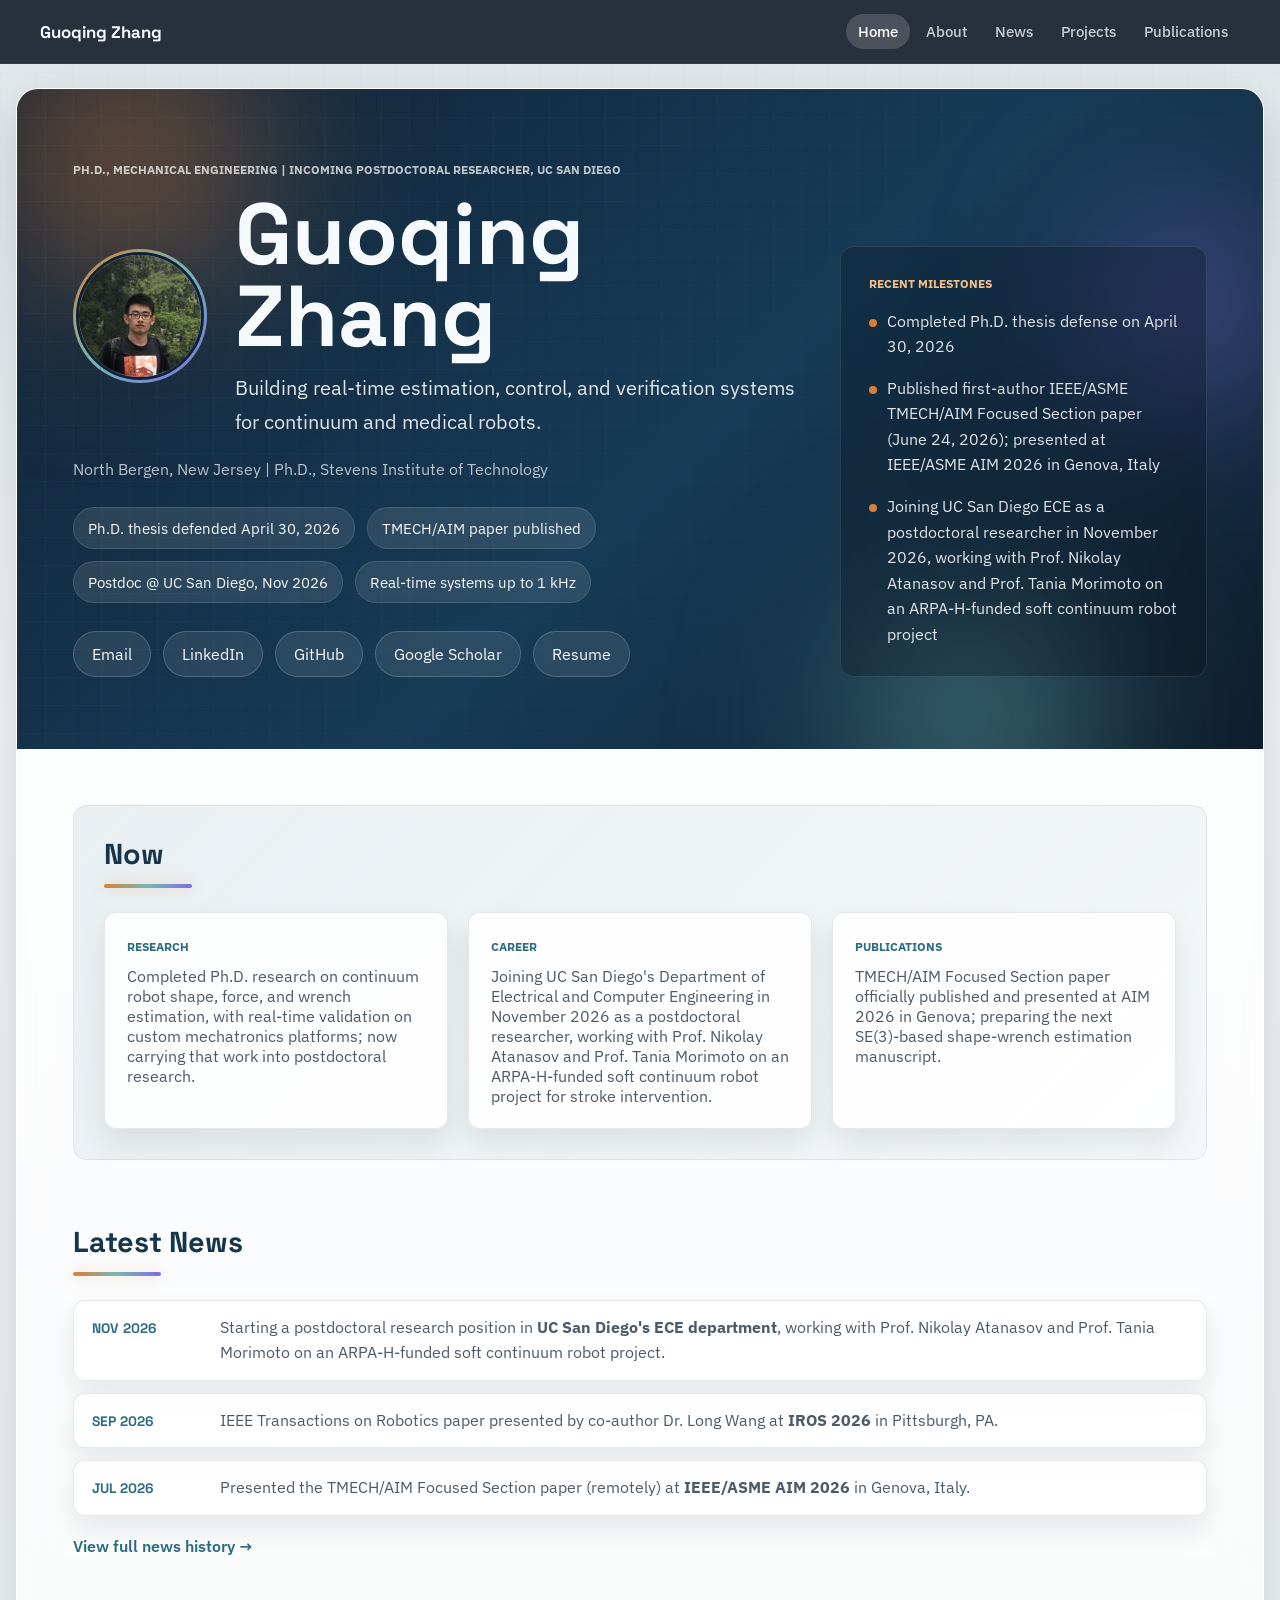
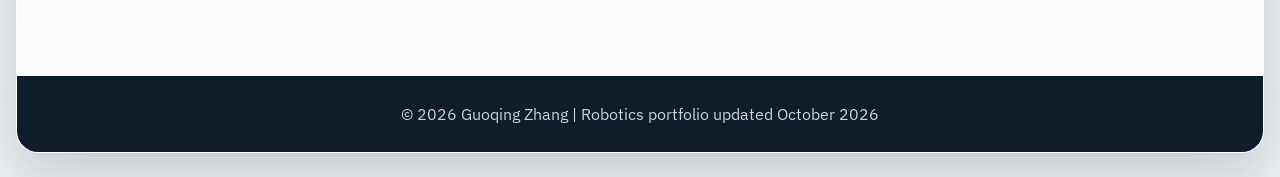
<file: index.html>
<!DOCTYPE html>
<html lang="en">
<head>
    <meta charset="UTF-8">
    <meta name="viewport" content="width=device-width, initial-scale=1.0">
    <meta name="description" content="Guoqing Zhang is a robotics controls and systems engineer with a Ph.D. in Mechanical Engineering, building real-time control, estimation, and mechatronics systems for continuum and medical robots.">
    <title>Guoqing Zhang | Robotics Controls &amp; Systems Engineer</title>
    <link rel="icon" type="image/png" sizes="32x32" href="images/favicon-32.png">
    <link rel="icon" type="image/png" sizes="192x192" href="images/favicon-192.png">
    <link rel="apple-touch-icon" href="images/favicon-192.png">
    <meta property="og:type" content="website">
    <meta property="og:title" content="Guoqing Zhang | Robotics Controls &amp; Systems Engineer">
    <meta property="og:description" content="Ph.D. in Mechanical Engineering building real-time estimation, control, and verification systems for continuum and medical robots.">
    <meta property="og:image" content="https://guoqingzhangwade.github.io/images/favicon-512.png">
    <meta property="og:url" content="https://guoqingzhangwade.github.io/">
    <meta name="twitter:card" content="summary">
    <meta name="twitter:title" content="Guoqing Zhang | Robotics Controls &amp; Systems Engineer">
    <meta name="twitter:description" content="Ph.D. in Mechanical Engineering building real-time estimation, control, and verification systems for continuum and medical robots.">
    <meta name="twitter:image" content="https://guoqingzhangwade.github.io/images/favicon-512.png">
    <script>
        window.portfolioAnalytics = {
            // Add your GoatCounter site code here, for example: "guoqing-portfolio"
            goatcounterSite: "",
            // Set to true only if you want GoatCounter to count your own local testing traffic.
            allowLocal: false
        };
    </script>
    <script src="analytics.js"></script>
    <link rel="preconnect" href="https://fonts.googleapis.com">
    <link rel="preconnect" href="https://fonts.gstatic.com" crossorigin>
    <link href="https://fonts.googleapis.com/css2?family=IBM+Plex+Sans:wght@400;500;600;700&amp;family=Space+Grotesk:wght@500;700&amp;display=swap" rel="stylesheet">
    <link rel="stylesheet" href="style.css">
</head>
<body>
    <nav class="sitenav" aria-label="Site navigation">
        <div class="sitenav-inner">
            <a href="index.html" class="sitenav-brand">Guoqing Zhang</a>
            <div class="sitenav-links">
                <a href="index.html" class="active" aria-current="page">Home</a>
                <a href="about.html">About</a>
                <a href="news.html">News</a>
                <a href="projects.html">Projects</a>
                <a href="publications.html">Publications</a>
            </div>
        </div>
    </nav>
    <div class="container" id="top">
        <header class="hero">
            <div class="aurora" aria-hidden="true">
                <span class="aurora-blob b1"></span>
                <span class="aurora-blob b2"></span>
                <span class="aurora-blob b3"></span>
            </div>
            <div class="header-content">
                <p class="eyebrow">Ph.D., Mechanical Engineering | Incoming Postdoctoral Researcher, UC San Diego</p>
                <div class="hero-identity">
                    <span class="avatar-ring">
                        <img src="images/profile.jpg" alt="Portrait of Guoqing Zhang" class="hero-photo" width="160" height="160" loading="eager">
                    </span>
                    <div>
                        <h1>Guoqing Zhang</h1>
                        <p class="tagline">
                            Building real-time estimation, control, and verification systems for
                            continuum and medical robots.
                        </p>
                    </div>
                </div>
                <p class="location">North Bergen, New Jersey | Ph.D., Stevens Institute of Technology</p>
                <div class="hero-highlights">
                    <span>Ph.D. thesis defended April 30, 2026</span>
                    <span>TMECH/AIM paper published</span>
                    <span>Postdoc @ UC San Diego, Nov 2026</span>
                    <span>Real-time systems up to 1 kHz</span>
                </div>
                <div class="links">
                    <a href="mailto:guoqing.wade3@gmail.com" data-goatcounter-click="contact-email" data-goatcounter-title="Email click">Email</a>
                    <a href="https://www.linkedin.com/in/guoqing-zhang-088960148/" target="_blank" rel="noreferrer" data-goatcounter-click="contact-linkedin" data-goatcounter-title="LinkedIn click">LinkedIn</a>
                    <a href="https://github.com/Guoqingzhangwade" target="_blank" rel="noreferrer" data-goatcounter-click="contact-github" data-goatcounter-title="GitHub click">GitHub</a>
                    <a href="https://scholar.google.com/citations?user=mcVUH9MAAAAJ&amp;hl=en&amp;authuser=1" target="_blank" rel="noreferrer" data-goatcounter-click="contact-scholar" data-goatcounter-title="Google Scholar click">Google Scholar</a>
                    <a href="files/Resume_Guoqing_2026_v2.pdf" target="_blank" rel="noreferrer" data-goatcounter-click="resume-download" data-goatcounter-title="Resume click">Resume</a>
                </div>
            </div>
            <aside class="hero-panel" aria-label="Current priorities">
                <p class="panel-label">Recent milestones</p>
                <ul>
                    <li>Completed Ph.D. thesis defense on April 30, 2026</li>
                    <li>Published first-author IEEE/ASME TMECH/AIM Focused Section paper (June 24, 2026); presented at IEEE/ASME AIM 2026 in Genova, Italy</li>
                    <li>Joining UC San Diego ECE as a postdoctoral researcher in November 2026, working with Prof. Nikolay Atanasov and Prof. Tania Morimoto on an ARPA-H-funded soft continuum robot project</li>
                </ul>
            </aside>
        </header>

        <main class="content">
            <section class="currently">
                <h2>Now</h2>
                <div class="currently-items">
                    <article class="currently-item">
                        <span class="item-label">Research</span>
                        <p>
                            Completed Ph.D. research on continuum robot shape, force, and wrench
                            estimation, with real-time validation on custom mechatronics platforms;
                            now carrying that work into postdoctoral research.
                        </p>
                    </article>
                    <article class="currently-item">
                        <span class="item-label">Career</span>
                        <p>
                            Joining UC San Diego's Department of Electrical and Computer Engineering
                            in November 2026 as a postdoctoral researcher, working with Prof. Nikolay
                            Atanasov and Prof. Tania Morimoto on an ARPA-H-funded soft continuum robot
                            project for stroke intervention.
                        </p>
                    </article>
                    <article class="currently-item">
                        <span class="item-label">Publications</span>
                        <p>
                            TMECH/AIM Focused Section paper officially published and presented at AIM
                            2026 in Genova; preparing the next SE(3)-based shape-wrench estimation
                            manuscript.
                        </p>
                    </article>
                </div>
            </section>

            <section class="news">
                <h2>Latest News</h2>
                <ul class="home-news-preview">
                    <li><time datetime="2026-11">Nov 2026</time><span>Starting a postdoctoral research position in <strong>UC San Diego's ECE department</strong>, working with Prof. Nikolay Atanasov and Prof. Tania Morimoto on an ARPA-H-funded soft continuum robot project.</span></li>
                    <li><time datetime="2026-09-28">Sep 2026</time><span>IEEE Transactions on Robotics paper presented by co-author Dr. Long Wang at <strong>IROS 2026</strong> in Pittsburgh, PA.</span></li>
                    <li><time datetime="2026-07-10">Jul 2026</time><span>Presented the TMECH/AIM Focused Section paper (remotely) at <strong>IEEE/ASME AIM 2026</strong> in Genova, Italy.</span></li>
                </ul>
                <p class="section-footnote"><a href="news.html">View full news history &rarr;</a></p>
            </section>
        </main>

        <footer>
            <p>&copy; 2026 Guoqing Zhang | Robotics portfolio updated October 2026</p>
        </footer>
    </div>
</body>
</html>
</file>
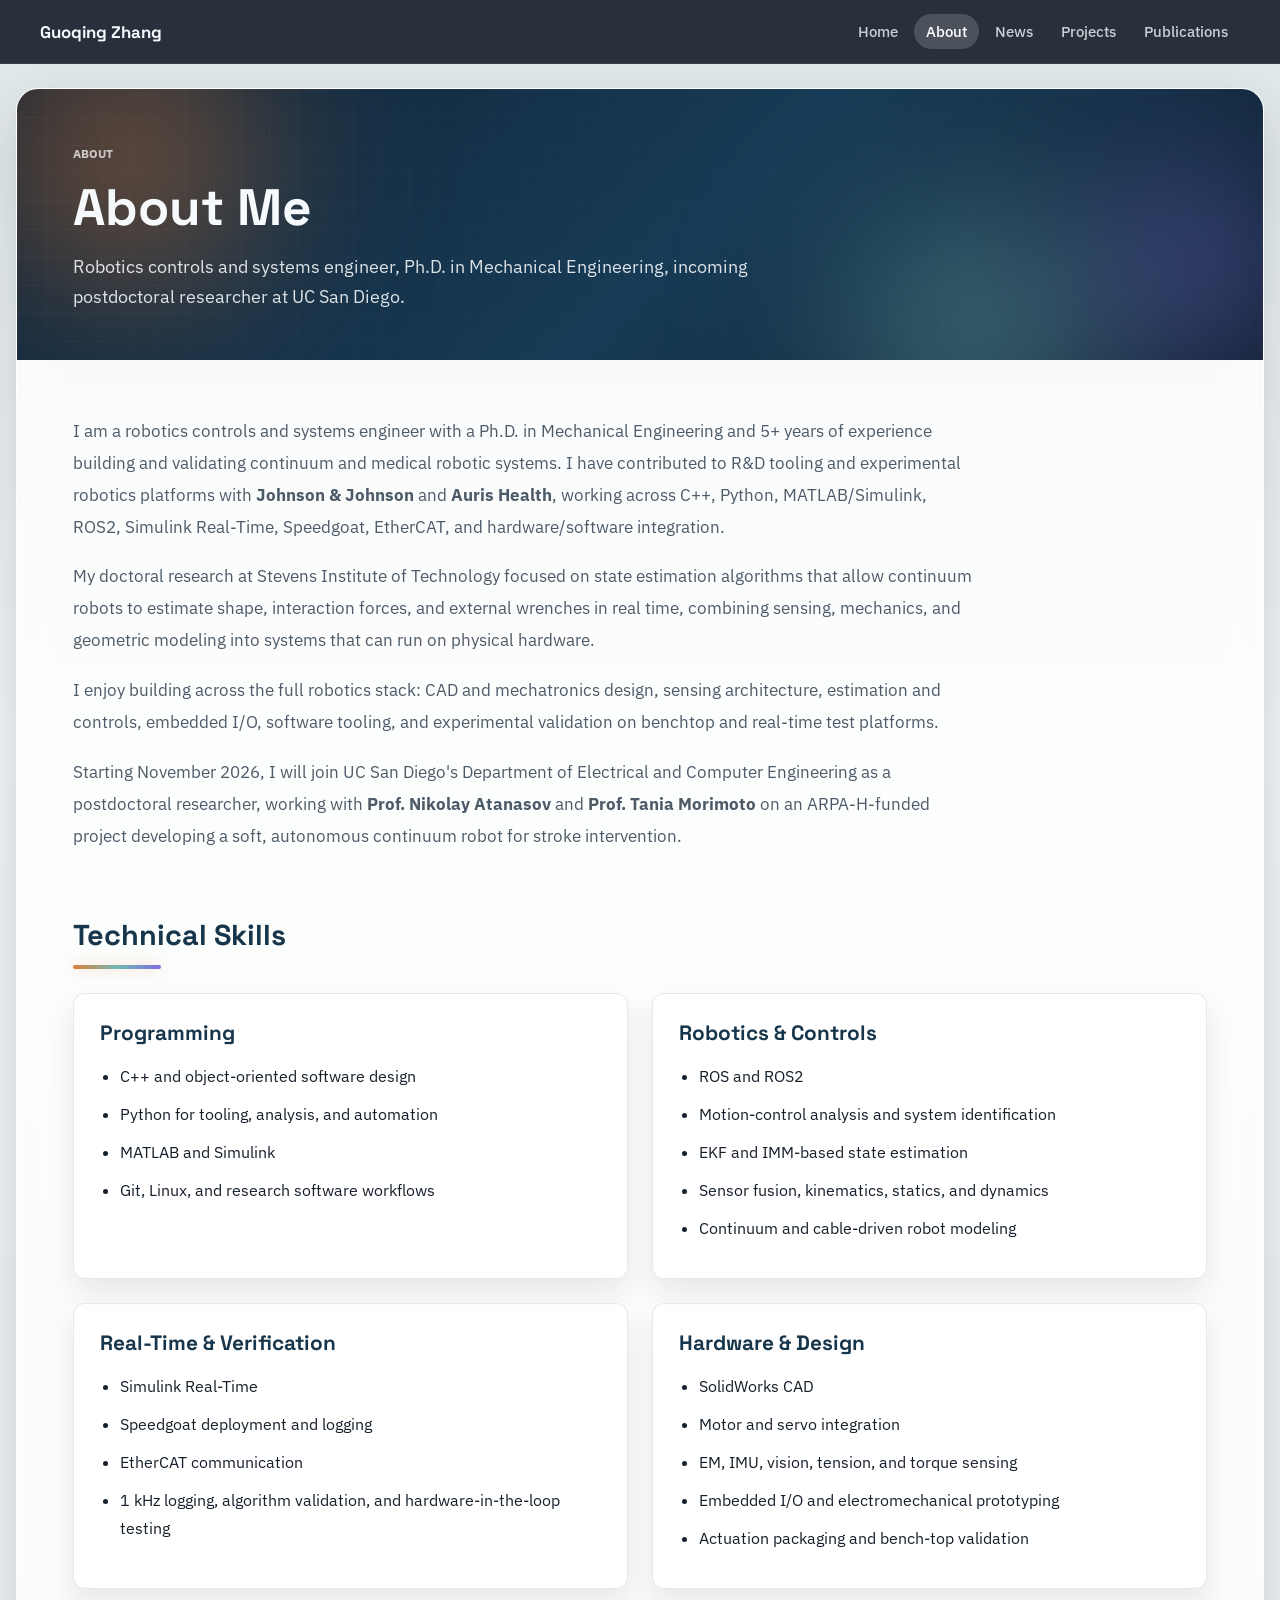
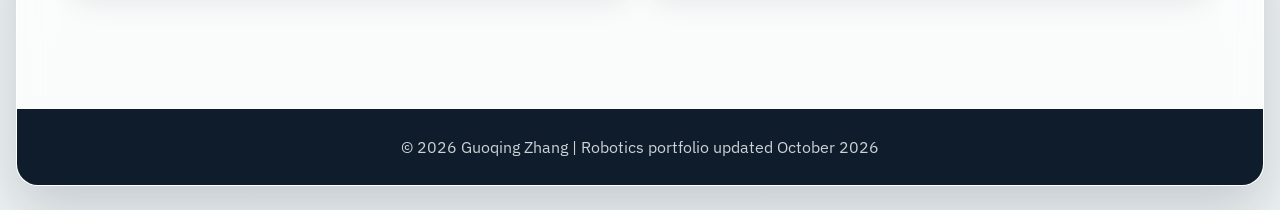
<file: about.html>
<!DOCTYPE html>
<html lang="en">
<head>
    <meta charset="UTF-8">
    <meta name="viewport" content="width=device-width, initial-scale=1.0">
    <meta name="description" content="About Guoqing Zhang: Ph.D. in Mechanical Engineering, robotics controls and systems engineer, incoming postdoctoral researcher at UC San Diego.">
    <title>About | Guoqing Zhang</title>
    <link rel="icon" type="image/png" sizes="32x32" href="images/favicon-32.png">
    <link rel="icon" type="image/png" sizes="192x192" href="images/favicon-192.png">
    <link rel="apple-touch-icon" href="images/favicon-192.png">
    <meta property="og:type" content="website">
    <meta property="og:title" content="About | Guoqing Zhang">
    <meta property="og:description" content="Ph.D. in Mechanical Engineering building real-time estimation, control, and verification systems for continuum and medical robots.">
    <meta property="og:image" content="https://guoqingzhangwade.github.io/images/favicon-512.png">
    <meta property="og:url" content="https://guoqingzhangwade.github.io/about.html">
    <meta name="twitter:card" content="summary">
    <meta name="twitter:title" content="About | Guoqing Zhang">
    <meta name="twitter:image" content="https://guoqingzhangwade.github.io/images/favicon-512.png">
    <script>
        window.portfolioAnalytics = {
            goatcounterSite: "",
            allowLocal: false
        };
    </script>
    <script src="analytics.js"></script>
    <link rel="preconnect" href="https://fonts.googleapis.com">
    <link rel="preconnect" href="https://fonts.gstatic.com" crossorigin>
    <link href="https://fonts.googleapis.com/css2?family=IBM+Plex+Sans:wght@400;500;600;700&amp;family=Space+Grotesk:wght@500;700&amp;display=swap" rel="stylesheet">
    <link rel="stylesheet" href="style.css">
</head>
<body>
    <nav class="sitenav" aria-label="Site navigation">
        <div class="sitenav-inner">
            <a href="index.html" class="sitenav-brand">Guoqing Zhang</a>
            <div class="sitenav-links">
                <a href="index.html">Home</a>
                <a href="about.html" class="active" aria-current="page">About</a>
                <a href="news.html">News</a>
                <a href="projects.html">Projects</a>
                <a href="publications.html">Publications</a>
            </div>
        </div>
    </nav>
    <div class="container">
        <header class="page-header">
            <div class="aurora" aria-hidden="true">
                <span class="aurora-blob b1"></span>
                <span class="aurora-blob b2"></span>
                <span class="aurora-blob b3"></span>
            </div>
            <div class="page-header-inner">
                <p class="eyebrow">About</p>
                <h1>About Me</h1>
                <p class="page-lede">
                    Robotics controls and systems engineer, Ph.D. in Mechanical Engineering,
                    incoming postdoctoral researcher at UC San Diego.
                </p>
            </div>
        </header>

        <main class="content">
            <section class="about">
                <p>
                    I am a robotics controls and systems engineer with a Ph.D. in Mechanical Engineering
                    and 5+ years of experience building and validating continuum and medical robotic
                    systems. I have contributed to R&amp;D tooling and experimental robotics platforms with
                    <strong>Johnson &amp; Johnson</strong> and <strong>Auris Health</strong>, working across
                    C++, Python, MATLAB/Simulink, ROS2, Simulink Real-Time, Speedgoat, EtherCAT, and
                    hardware/software integration.
                </p>
                <p>
                    My doctoral research at Stevens Institute of Technology focused on state estimation
                    algorithms that allow continuum robots to estimate shape, interaction forces, and
                    external wrenches in real time, combining sensing, mechanics, and geometric modeling
                    into systems that can run on physical hardware.
                </p>
                <p>
                    I enjoy building across the full robotics stack: CAD and mechatronics design,
                    sensing architecture, estimation and controls, embedded I/O, software tooling, and
                    experimental validation on benchtop and real-time test platforms.
                </p>
                <p>
                    Starting November 2026, I will join UC San Diego's Department of Electrical and
                    Computer Engineering as a postdoctoral researcher, working with
                    <strong>Prof. Nikolay Atanasov</strong> and <strong>Prof. Tania Morimoto</strong> on an
                    ARPA-H-funded project developing a soft, autonomous continuum robot for stroke
                    intervention.
                </p>
            </section>

            <section class="skills-section">
                <h2>Technical Skills</h2>
                <div class="skills">
                    <div class="skill-category">
                        <h3>Programming</h3>
                        <ul>
                            <li>C++ and object-oriented software design</li>
                            <li>Python for tooling, analysis, and automation</li>
                            <li>MATLAB and Simulink</li>
                            <li>Git, Linux, and research software workflows</li>
                        </ul>
                    </div>
                    <div class="skill-category">
                        <h3>Robotics &amp; Controls</h3>
                        <ul>
                            <li>ROS and ROS2</li>
                            <li>Motion-control analysis and system identification</li>
                            <li>EKF and IMM-based state estimation</li>
                            <li>Sensor fusion, kinematics, statics, and dynamics</li>
                            <li>Continuum and cable-driven robot modeling</li>
                        </ul>
                    </div>
                    <div class="skill-category">
                        <h3>Real-Time &amp; Verification</h3>
                        <ul>
                            <li>Simulink Real-Time</li>
                            <li>Speedgoat deployment and logging</li>
                            <li>EtherCAT communication</li>
                            <li>1 kHz logging, algorithm validation, and hardware-in-the-loop testing</li>
                        </ul>
                    </div>
                    <div class="skill-category">
                        <h3>Hardware &amp; Design</h3>
                        <ul>
                            <li>SolidWorks CAD</li>
                            <li>Motor and servo integration</li>
                            <li>EM, IMU, vision, tension, and torque sensing</li>
                            <li>Embedded I/O and electromechanical prototyping</li>
                            <li>Actuation packaging and bench-top validation</li>
                        </ul>
                    </div>
                </div>
            </section>
        </main>

        <footer>
            <p>&copy; 2026 Guoqing Zhang | Robotics portfolio updated October 2026</p>
        </footer>
    </div>
</body>
</html>
</file>
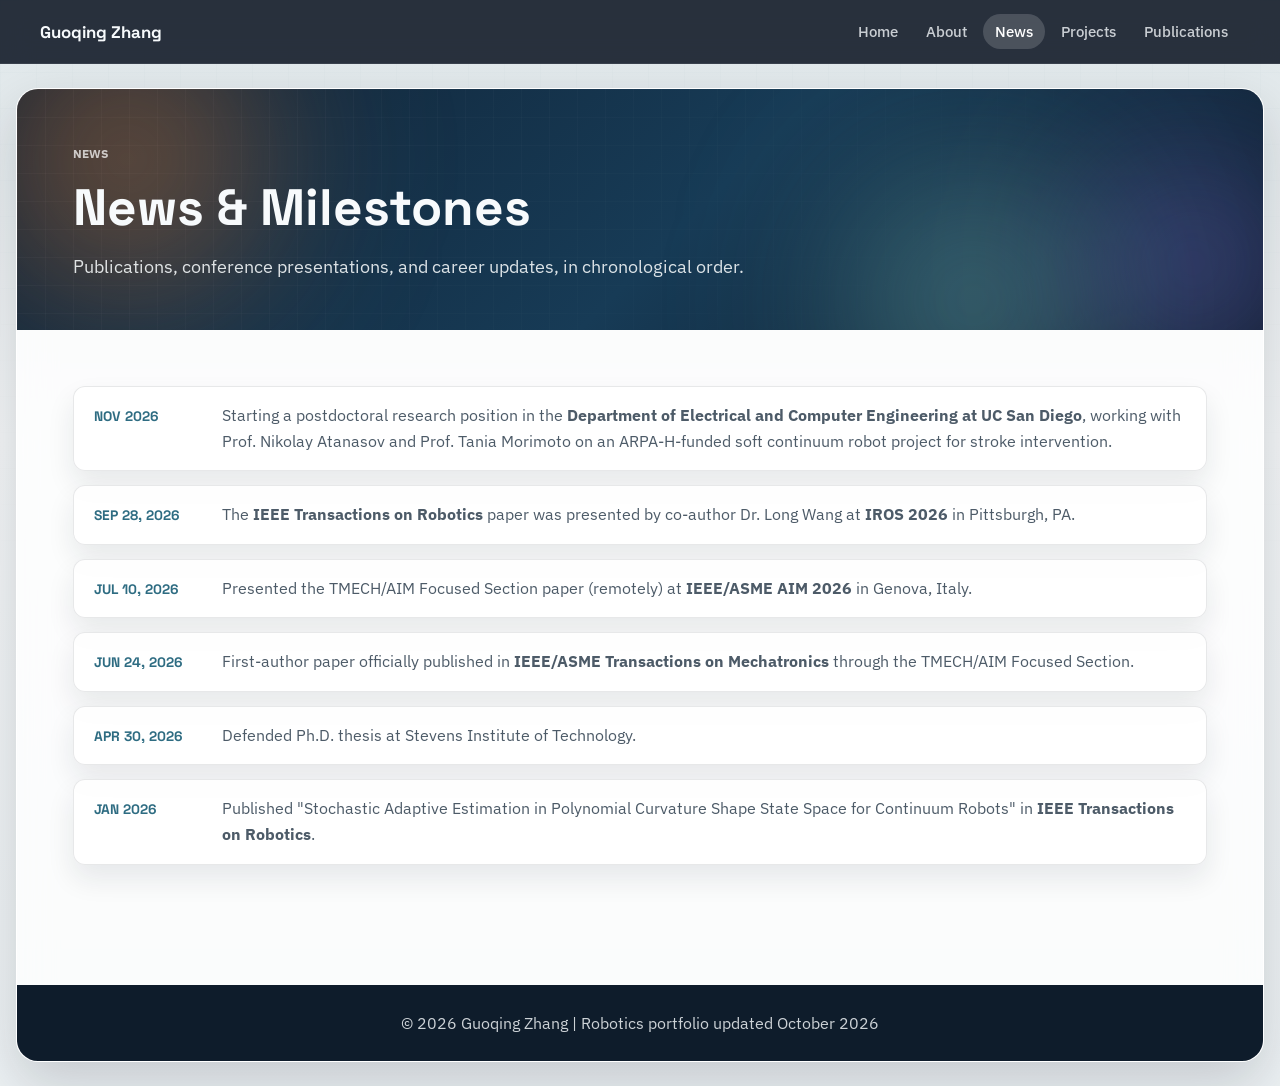
<file: news.html>
<!DOCTYPE html>
<html lang="en">
<head>
    <meta charset="UTF-8">
    <meta name="viewport" content="width=device-width, initial-scale=1.0">
    <meta name="description" content="News and milestones for Guoqing Zhang: publications, conference presentations, and career updates.">
    <title>News | Guoqing Zhang</title>
    <link rel="icon" type="image/png" sizes="32x32" href="images/favicon-32.png">
    <link rel="icon" type="image/png" sizes="192x192" href="images/favicon-192.png">
    <link rel="apple-touch-icon" href="images/favicon-192.png">
    <meta property="og:type" content="website">
    <meta property="og:title" content="News | Guoqing Zhang">
    <meta property="og:description" content="Publications, conference presentations, and career updates.">
    <meta property="og:image" content="https://guoqingzhangwade.github.io/images/favicon-512.png">
    <meta property="og:url" content="https://guoqingzhangwade.github.io/news.html">
    <meta name="twitter:card" content="summary">
    <meta name="twitter:title" content="News | Guoqing Zhang">
    <meta name="twitter:image" content="https://guoqingzhangwade.github.io/images/favicon-512.png">
    <script>
        window.portfolioAnalytics = {
            goatcounterSite: "",
            allowLocal: false
        };
    </script>
    <script src="analytics.js"></script>
    <link rel="preconnect" href="https://fonts.googleapis.com">
    <link rel="preconnect" href="https://fonts.gstatic.com" crossorigin>
    <link href="https://fonts.googleapis.com/css2?family=IBM+Plex+Sans:wght@400;500;600;700&amp;family=Space+Grotesk:wght@500;700&amp;display=swap" rel="stylesheet">
    <link rel="stylesheet" href="style.css">
</head>
<body>
    <nav class="sitenav" aria-label="Site navigation">
        <div class="sitenav-inner">
            <a href="index.html" class="sitenav-brand">Guoqing Zhang</a>
            <div class="sitenav-links">
                <a href="index.html">Home</a>
                <a href="about.html">About</a>
                <a href="news.html" class="active" aria-current="page">News</a>
                <a href="projects.html">Projects</a>
                <a href="publications.html">Publications</a>
            </div>
        </div>
    </nav>
    <div class="container">
        <header class="page-header">
            <div class="aurora" aria-hidden="true">
                <span class="aurora-blob b1"></span>
                <span class="aurora-blob b2"></span>
                <span class="aurora-blob b3"></span>
            </div>
            <div class="page-header-inner">
                <p class="eyebrow">News</p>
                <h1>News &amp; Milestones</h1>
                <p class="page-lede">
                    Publications, conference presentations, and career updates, in chronological order.
                </p>
            </div>
        </header>

        <main class="content">
            <section class="news">
                <ul class="news-list">
                    <li><time datetime="2026-11">Nov 2026</time><span>Starting a postdoctoral research position in the <strong>Department of Electrical and Computer Engineering at UC San Diego</strong>, working with Prof. Nikolay Atanasov and Prof. Tania Morimoto on an ARPA-H-funded soft continuum robot project for stroke intervention.</span></li>
                    <li><time datetime="2026-09-28">Sep 28, 2026</time><span>The <strong>IEEE Transactions on Robotics</strong> paper was presented by co-author Dr. Long Wang at <strong>IROS 2026</strong> in Pittsburgh, PA.</span></li>
                    <li><time datetime="2026-07-10">Jul 10, 2026</time><span>Presented the TMECH/AIM Focused Section paper (remotely) at <strong>IEEE/ASME AIM 2026</strong> in Genova, Italy.</span></li>
                    <li><time datetime="2026-06-24">Jun 24, 2026</time><span>First-author paper officially published in <strong>IEEE/ASME Transactions on Mechatronics</strong> through the TMECH/AIM Focused Section.</span></li>
                    <li><time datetime="2026-04-30">Apr 30, 2026</time><span>Defended Ph.D. thesis at Stevens Institute of Technology.</span></li>
                    <li><time datetime="2026-01">Jan 2026</time><span>Published "Stochastic Adaptive Estimation in Polynomial Curvature Shape State Space for Continuum Robots" in <strong>IEEE Transactions on Robotics</strong>.</span></li>
                </ul>
            </section>
        </main>

        <footer>
            <p>&copy; 2026 Guoqing Zhang | Robotics portfolio updated October 2026</p>
        </footer>
    </div>
</body>
</html>
</file>
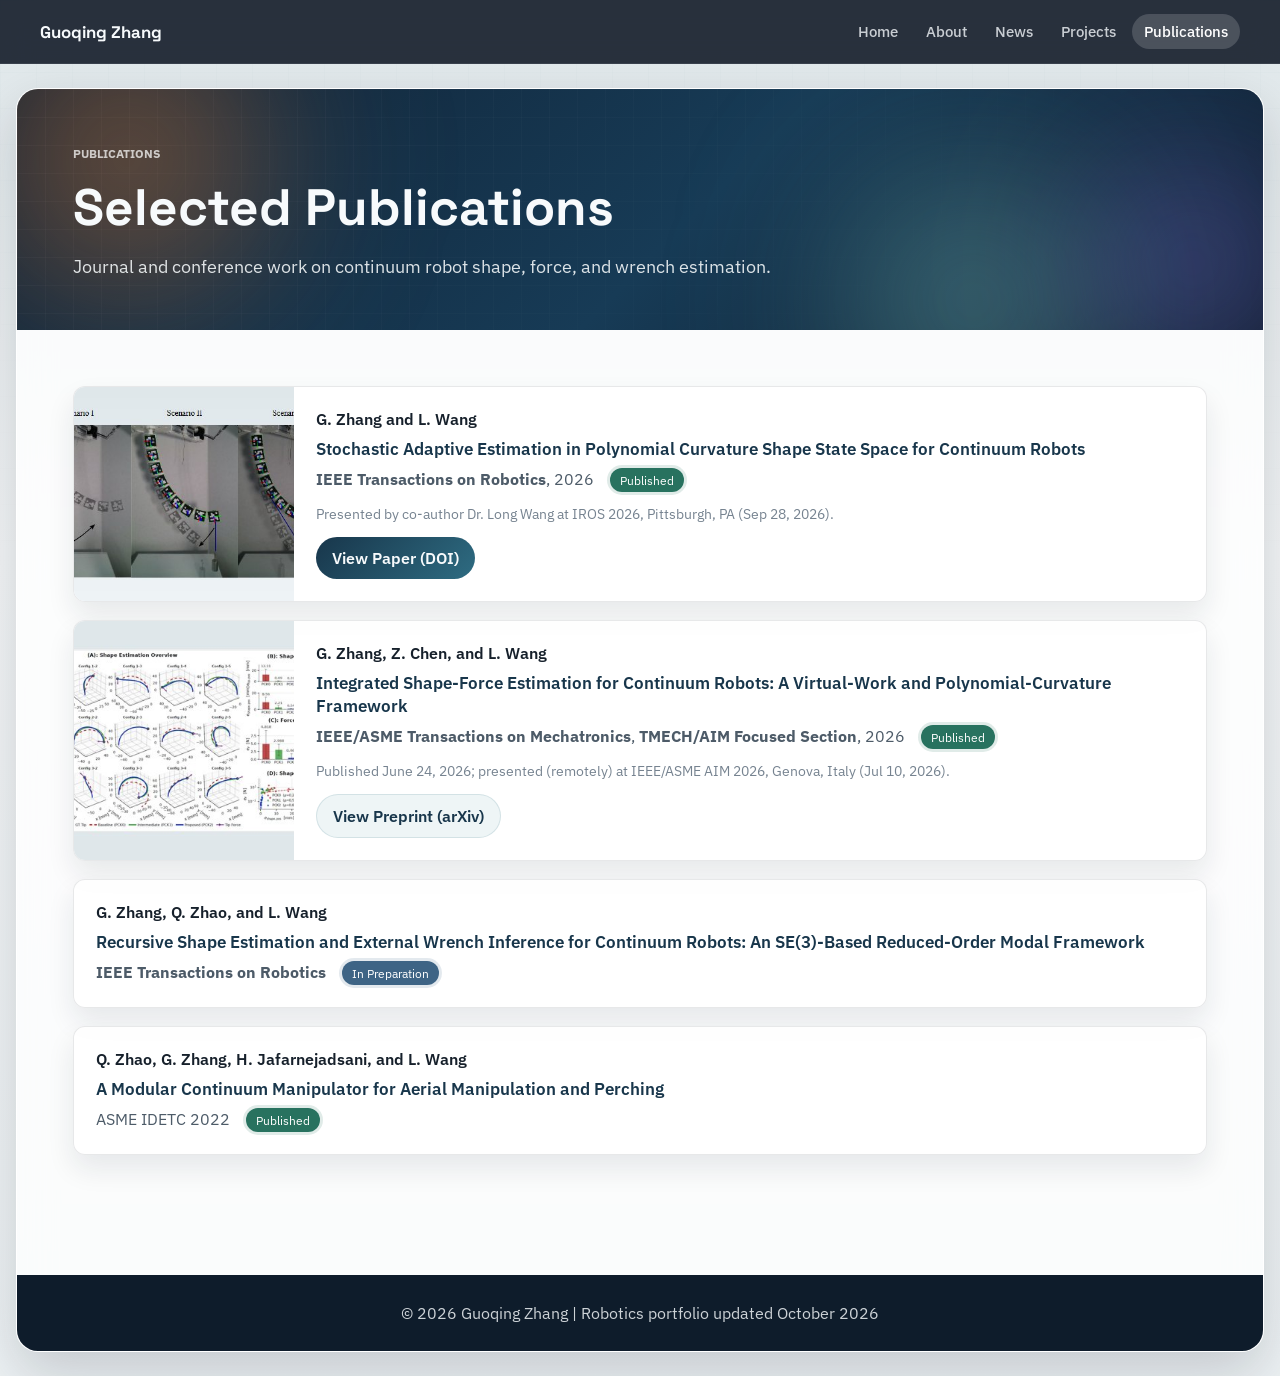
<file: publications.html>
<!DOCTYPE html>
<html lang="en">
<head>
    <meta charset="UTF-8">
    <meta name="viewport" content="width=device-width, initial-scale=1.0">
    <meta name="description" content="Selected publications by Guoqing Zhang on continuum robot shape, force, and wrench estimation.">
    <title>Publications | Guoqing Zhang</title>
    <link rel="icon" type="image/png" sizes="32x32" href="images/favicon-32.png">
    <link rel="icon" type="image/png" sizes="192x192" href="images/favicon-192.png">
    <link rel="apple-touch-icon" href="images/favicon-192.png">
    <meta property="og:type" content="website">
    <meta property="og:title" content="Publications | Guoqing Zhang">
    <meta property="og:description" content="Selected publications on continuum robot shape, force, and wrench estimation.">
    <meta property="og:image" content="https://guoqingzhangwade.github.io/images/favicon-512.png">
    <meta property="og:url" content="https://guoqingzhangwade.github.io/publications.html">
    <meta name="twitter:card" content="summary">
    <meta name="twitter:title" content="Publications | Guoqing Zhang">
    <meta name="twitter:image" content="https://guoqingzhangwade.github.io/images/favicon-512.png">
    <script>
        window.portfolioAnalytics = {
            goatcounterSite: "",
            allowLocal: false
        };
    </script>
    <script src="analytics.js"></script>
    <link rel="preconnect" href="https://fonts.googleapis.com">
    <link rel="preconnect" href="https://fonts.gstatic.com" crossorigin>
    <link href="https://fonts.googleapis.com/css2?family=IBM+Plex+Sans:wght@400;500;600;700&amp;family=Space+Grotesk:wght@500;700&amp;display=swap" rel="stylesheet">
    <link rel="stylesheet" href="style.css">
</head>
<body>
    <nav class="sitenav" aria-label="Site navigation">
        <div class="sitenav-inner">
            <a href="index.html" class="sitenav-brand">Guoqing Zhang</a>
            <div class="sitenav-links">
                <a href="index.html">Home</a>
                <a href="about.html">About</a>
                <a href="news.html">News</a>
                <a href="projects.html">Projects</a>
                <a href="publications.html" class="active" aria-current="page">Publications</a>
            </div>
        </div>
    </nav>
    <div class="container">
        <header class="page-header">
            <div class="aurora" aria-hidden="true">
                <span class="aurora-blob b1"></span>
                <span class="aurora-blob b2"></span>
                <span class="aurora-blob b3"></span>
            </div>
            <div class="page-header-inner">
                <p class="eyebrow">Publications</p>
                <h1>Selected Publications</h1>
                <p class="page-lede">
                    Journal and conference work on continuum robot shape, force, and wrench estimation.
                </p>
            </div>
        </header>

        <main class="content">
            <section class="publications-section">
                <article class="publication publication-media">
                    <img src="images/thumb-shape-estimation.jpg" alt="Continuum robot shape estimation experimental scenarios" class="publication-thumb" loading="lazy">
                    <div class="publication-body">
                        <div class="authors">G. Zhang and L. Wang</div>
                        <div class="title">Stochastic Adaptive Estimation in Polynomial Curvature Shape State Space for Continuum Robots</div>
                        <div class="venue">
                            <strong>IEEE Transactions on Robotics</strong>, 2026
                            <span class="status">Published</span>
                        </div>
                        <p class="pub-note">Presented by co-author Dr. Long Wang at IROS 2026, Pittsburgh, PA (Sep 28, 2026).</p>
                        <div class="publication-actions">
                            <a href="https://doi.org/10.1109/TRO.2025.3637147" target="_blank" rel="noreferrer" class="action-link action-link-primary" data-goatcounter-click="pub-tro2026-doi" data-goatcounter-title="TRO 2026 DOI click">View Paper (DOI)</a>
                        </div>
                    </div>
                </article>

                <article class="publication publication-media">
                    <img src="images/thumb-shape-force.jpg" alt="Integrated shape and force estimation mechatronics platform" class="publication-thumb" loading="lazy">
                    <div class="publication-body">
                        <div class="authors">G. Zhang, Z. Chen, and L. Wang</div>
                        <div class="title">Integrated Shape-Force Estimation for Continuum Robots: A Virtual-Work and Polynomial-Curvature Framework</div>
                        <div class="venue">
                            <strong>IEEE/ASME Transactions on Mechatronics</strong>, <strong>TMECH/AIM Focused Section</strong>, 2026
                            <span class="status">Published</span>
                        </div>
                        <p class="pub-note">Published June 24, 2026; presented (remotely) at IEEE/ASME AIM 2026, Genova, Italy (Jul 10, 2026).</p>
                        <div class="publication-actions">
                            <a href="https://arxiv.org/abs/2501.05418" target="_blank" rel="noreferrer" class="action-link action-link-secondary" data-goatcounter-click="pub-tmech2026-preprint" data-goatcounter-title="TMECH 2026 preprint click">View Preprint (arXiv)</a>
                        </div>
                    </div>
                </article>

                <article class="publication">
                    <div class="authors">G. Zhang, Q. Zhao, and L. Wang</div>
                    <div class="title">Recursive Shape Estimation and External Wrench Inference for Continuum Robots: An SE(3)-Based Reduced-Order Modal Framework</div>
                    <div class="venue">
                        <strong>IEEE Transactions on Robotics</strong>
                        <span class="status in-prep">In Preparation</span>
                    </div>
                </article>

                <article class="publication">
                    <div class="authors">Q. Zhao, G. Zhang, H. Jafarnejadsani, and L. Wang</div>
                    <div class="title">A Modular Continuum Manipulator for Aerial Manipulation and Perching</div>
                    <div class="venue">
                        ASME IDETC 2022
                        <span class="status">Published</span>
                    </div>
                </article>
            </section>
        </main>

        <footer>
            <p>&copy; 2026 Guoqing Zhang | Robotics portfolio updated October 2026</p>
        </footer>
    </div>
</body>
</html>
</file>
<file: style.css>
﻿:root {
    --bg-deep: #0a1220;
    --bg-panel: #10263d;
    --bg-surface: #f4f7f8;
    --bg-card: rgba(255, 255, 255, 0.92);
    --bg-muted: #e7eef1;
    --text-main: #16202b;
    --text-soft: #4d5b68;
    --text-muted: #768390;
    --line: rgba(22, 32, 43, 0.1);
    --primary: #18364b;
    --secondary: #2e6c82;
    --accent: #db7e38;
    --accent-soft: #f3c08c;
    --mint: #73b8b4;
    --violet: #7c6fe0;
    --shadow-lg: 0 22px 56px rgba(10, 18, 32, 0.18);
    --shadow-md: 0 14px 28px rgba(17, 31, 45, 0.09);
    --radius-xl: 22px;
    --radius-lg: 14px;
    --radius-md: 12px;
    --radius-sm: 10px;
    --font-body: "IBM Plex Sans", "Segoe UI", sans-serif;
    --font-display: "Space Grotesk", "Segoe UI", sans-serif;
}

* {
    box-sizing: border-box;
    margin: 0;
    padding: 0;
}

html {
    scroll-behavior: smooth;
}

body {
    min-height: 100vh;
    font-family: var(--font-body);
    color: var(--text-main);
    background: linear-gradient(180deg, #dfe7ea 0%, #f5f7f8 40%, #edf2f4 100%);
}

body::before {
    content: "";
    position: fixed;
    inset: 0;
    pointer-events: none;
    background-image:
        linear-gradient(rgba(24, 54, 75, 0.04) 1px, transparent 1px),
        linear-gradient(90deg, rgba(24, 54, 75, 0.04) 1px, transparent 1px);
    background-size: 36px 36px;
    -webkit-mask-image: linear-gradient(180deg, rgba(0, 0, 0, 0.3), transparent 75%);
    mask-image: linear-gradient(180deg, rgba(0, 0, 0, 0.3), transparent 75%);
}

.sitenav {
    position: sticky;
    top: 0;
    z-index: 20;
    background: rgba(10, 18, 32, 0.86);
    backdrop-filter: blur(14px);
    border-bottom: 1px solid rgba(255, 255, 255, 0.08);
}

.sitenav-inner {
    width: min(1320px, calc(100% - 32px));
    margin: 0 auto;
    display: flex;
    align-items: center;
    justify-content: space-between;
    gap: 16px;
    padding: 14px 24px;
}

.sitenav-brand {
    font-family: var(--font-display);
    font-weight: 700;
    color: #f7fafc;
    text-decoration: none;
    font-size: 1.05rem;
    white-space: nowrap;
}

.sitenav-links {
    display: flex;
    flex-wrap: wrap;
    gap: 4px;
    min-width: 0;
}

.sitenav-links a {
    color: rgba(247, 250, 252, 0.78);
    text-decoration: none;
    font-size: 0.92rem;
    font-weight: 500;
    padding: 8px 12px;
    border-radius: 999px;
    transition: background 0.2s ease, color 0.2s ease;
}

.sitenav-links a:hover,
.sitenav-links a:focus-visible {
    background: rgba(255, 255, 255, 0.12);
    color: #f7fafc;
}

.sitenav-links a.active {
    background: rgba(255, 255, 255, 0.16);
    color: #fff;
}

.container {
    width: min(1320px, calc(100% - 32px));
    margin: 24px auto;
    background: rgba(255, 255, 255, 0.72);
    backdrop-filter: blur(18px);
    border: 1px solid rgba(255, 255, 255, 0.8);
    border-radius: var(--radius-xl);
    overflow: hidden;
    box-shadow: var(--shadow-lg);
}

section[id] {
    scroll-margin-top: 84px;
}

.hero {
    position: relative;
    overflow: hidden;
    display: grid;
    grid-template-columns: minmax(0, 1.8fr) minmax(280px, 0.9fr);
    gap: 32px;
    padding: 72px 56px;
    color: #f7fafc;
    background: linear-gradient(135deg, #102235 0%, #173b56 54%, #0e1d2d 100%);
}

.hero::before,
.page-header::before {
    content: "";
    position: absolute;
    inset: 0;
    background:
        linear-gradient(rgba(255, 255, 255, 0.08) 1px, transparent 1px),
        linear-gradient(90deg, rgba(255, 255, 255, 0.08) 1px, transparent 1px);
    background-size: 28px 28px;
    -webkit-mask-image: linear-gradient(135deg, rgba(0, 0, 0, 0.45), transparent 85%);
    mask-image: linear-gradient(135deg, rgba(0, 0, 0, 0.45), transparent 85%);
}

.aurora {
    position: absolute;
    inset: 0;
    z-index: 0;
    overflow: hidden;
    pointer-events: none;
}

.aurora-blob {
    position: absolute;
    border-radius: 50%;
    filter: blur(70px);
    opacity: 0.55;
    mix-blend-mode: screen;
    will-change: transform;
}

.aurora-blob.b1 {
    width: 420px;
    height: 420px;
    top: -140px;
    left: -100px;
    background: radial-gradient(circle, var(--accent) 0%, transparent 70%);
    animation: auroraDrift1 24s ease-in-out infinite;
}

.aurora-blob.b2 {
    width: 380px;
    height: 380px;
    bottom: -160px;
    right: 8%;
    background: radial-gradient(circle, var(--mint) 0%, transparent 70%);
    animation: auroraDrift2 28s ease-in-out infinite;
}

.aurora-blob.b3 {
    width: 300px;
    height: 300px;
    top: 10%;
    right: -80px;
    background: radial-gradient(circle, var(--violet) 0%, transparent 70%);
    animation: auroraDrift3 20s ease-in-out infinite;
}

@keyframes auroraDrift1 {
    0%, 100% { transform: translate(0, 0) scale(1); }
    50% { transform: translate(60px, 40px) scale(1.12); }
}

@keyframes auroraDrift2 {
    0%, 100% { transform: translate(0, 0) scale(1); }
    50% { transform: translate(-50px, -30px) scale(1.08); }
}

@keyframes auroraDrift3 {
    0%, 100% { transform: translate(0, 0) scale(1); }
    50% { transform: translate(-40px, 50px) scale(0.92); }
}

@media (prefers-reduced-motion: reduce) {
    .aurora-blob {
        animation: none;
    }
}

.page-header {
    position: relative;
    overflow: hidden;
    padding: 56px 56px 48px;
    color: #f7fafc;
    background: linear-gradient(135deg, #102235 0%, #173b56 54%, #0e1d2d 100%);
}

.page-header-inner {
    position: relative;
    z-index: 1;
    max-width: 760px;
}

.page-header .eyebrow {
    color: rgba(255, 255, 255, 0.72);
    margin-bottom: 14px;
}

.page-header h1 {
    font-family: var(--font-display);
    font-size: clamp(2.2rem, 4vw, 3.2rem);
    margin-bottom: 12px;
}

.page-lede {
    font-size: 1.1rem;
    line-height: 1.7;
    color: rgba(247, 250, 252, 0.88);
}

.header-content,
.hero-panel {
    position: relative;
    z-index: 1;
}

.eyebrow,
.company,
.card-label,
.item-label,
.panel-label {
    text-transform: uppercase;
    letter-spacing: 0;
    font-size: 0.78rem;
    font-weight: 700;
}

.eyebrow {
    color: rgba(255, 255, 255, 0.72);
    margin-bottom: 16px;
}

.hero-identity {
    display: flex;
    align-items: center;
    gap: 28px;
    margin-bottom: 20px;
}

.avatar-ring {
    display: inline-block;
    flex-shrink: 0;
    padding: 3px;
    border-radius: 50%;
    background: linear-gradient(135deg, var(--accent), var(--mint), var(--violet));
    box-shadow: var(--shadow-md);
}

.hero-photo {
    display: block;
    width: 128px;
    height: 128px;
    border-radius: 50%;
    object-fit: cover;
    border: 3px solid #102235;
}

.hero h1 {
    font-family: var(--font-display);
    font-size: clamp(3rem, 7vw, 5.4rem);
    line-height: 0.95;
    letter-spacing: 0;
    margin-bottom: 14px;
}

.tagline {
    max-width: 650px;
    font-size: 1.24rem;
    line-height: 1.7;
    color: rgba(247, 250, 252, 0.9);
    margin-bottom: 0;
}

.location {
    color: rgba(247, 250, 252, 0.72);
    margin-bottom: 28px;
}

.hero-highlights,
.links,
.tags {
    display: flex;
    flex-wrap: wrap;
    gap: 12px;
}

.hero-highlights {
    margin-bottom: 28px;
}

.hero-highlights span {
    padding: 10px 14px;
    border-radius: 999px;
    background: rgba(255, 255, 255, 0.1);
    border: 1px solid rgba(255, 255, 255, 0.12);
    font-size: 0.95rem;
}

.links a {
    color: #f7fafc;
    text-decoration: none;
    padding: 12px 18px;
    border-radius: 999px;
    border: 1px solid rgba(255, 255, 255, 0.18);
    background: rgba(255, 255, 255, 0.09);
    transition: transform 0.25s ease, background 0.25s ease, border-color 0.25s ease;
}

.links a:focus-visible,
.action-link:focus-visible {
    outline: 3px solid rgba(243, 192, 140, 0.75);
    outline-offset: 3px;
}

.links a:hover {
    transform: translateY(-2px);
    background: rgba(255, 255, 255, 0.16);
    border-color: rgba(255, 255, 255, 0.28);
}

.hero-panel {
    align-self: end;
    padding: 28px;
    border-radius: var(--radius-lg);
    background: rgba(8, 17, 28, 0.28);
    border: 1px solid rgba(255, 255, 255, 0.1);
    backdrop-filter: blur(12px);
}

.panel-label {
    color: var(--accent-soft);
    margin-bottom: 18px;
}

.hero-panel ul {
    list-style: none;
    display: grid;
    gap: 16px;
}

.hero-panel li {
    position: relative;
    padding-left: 18px;
    color: rgba(247, 250, 252, 0.9);
    line-height: 1.6;
}

.hero-panel li::before {
    content: "";
    position: absolute;
    top: 10px;
    left: 0;
    width: 8px;
    height: 8px;
    border-radius: 50%;
    background: var(--accent);
}

.content {
    padding: 56px;
}

section {
    margin-bottom: 64px;
}

h2,
.skill-category h3,
.showcase-body h3,
.project h3 {
    font-family: var(--font-display);
}

h2 {
    position: relative;
    margin-bottom: 24px;
    padding-bottom: 16px;
    font-size: clamp(1.8rem, 2vw, 2.4rem);
    color: var(--primary);
}

h2::after {
    content: "";
    position: absolute;
    left: 0;
    bottom: 0;
    width: 88px;
    height: 4px;
    border-radius: 999px;
    background: linear-gradient(90deg, var(--accent), var(--mint), var(--violet));
    box-shadow: 0 0 14px rgba(219, 126, 56, 0.35);
}

.section-heading p,
.about p,
.currently-item p,
.showcase-body p,
.project p,
.project li,
.media-caption,
.publication .venue {
    color: var(--text-soft);
}

.about p {
    max-width: 900px;
    line-height: 1.9;
    font-size: 1.05rem;
    margin-bottom: 18px;
}

.news-list {
    list-style: none;
    display: grid;
    gap: 14px;
}

.news-list li {
    display: grid;
    grid-template-columns: 110px 1fr;
    gap: 18px;
    align-items: baseline;
    padding: 16px 20px;
    border-radius: var(--radius-md);
    background: var(--bg-card);
    border: 1px solid var(--line);
    box-shadow: var(--shadow-md);
}

.news-list time {
    font-family: var(--font-display);
    font-weight: 700;
    font-size: 0.86rem;
    color: var(--secondary);
    text-transform: uppercase;
}

.news-list li span {
    color: var(--text-soft);
    line-height: 1.6;
}

.currently {
    padding: 30px;
    border-radius: var(--radius-lg);
    background: linear-gradient(135deg, rgba(231, 238, 241, 0.92), rgba(243, 247, 248, 0.96));
    border: 1px solid rgba(24, 54, 75, 0.08);
}

.currently-items {
    display: grid;
    grid-template-columns: repeat(3, minmax(0, 1fr));
    gap: 20px;
}

.currently-item,
.skill-category,
.showcase-card,
.project,
.publication {
    background: var(--bg-card);
    border: 1px solid var(--line);
    box-shadow: var(--shadow-md);
}

.currently-item {
    padding: 22px;
    border-radius: var(--radius-md);
}

.item-label {
    display: inline-block;
    color: var(--secondary);
    margin-bottom: 12px;
}

.section-heading {
    margin-bottom: 24px;
}

.section-heading p {
    max-width: 760px;
    line-height: 1.8;
}

.showcase-grid {
    display: grid;
    grid-template-columns: repeat(2, minmax(0, 1fr));
    gap: 24px;
}

.showcase-card {
    overflow: hidden;
    border-radius: var(--radius-lg);
    transition: transform 0.35s cubic-bezier(0.22, 1, 0.36, 1), box-shadow 0.35s cubic-bezier(0.22, 1, 0.36, 1);
}

.showcase-card:hover,
.project:hover,
.skill-category:hover,
.publication:hover {
    transform: translateY(-6px);
    box-shadow: 0 24px 48px rgba(17, 31, 45, 0.16), 0 10px 24px rgba(219, 126, 56, 0.12);
}

.showcase-image,
.project-image {
    display: block;
    width: 100%;
    height: auto;
    aspect-ratio: 16 / 10;
    object-fit: cover;
    background: #d5e0e6;
}

.project-image-portrait {
    height: min(70vh, 560px);
    object-fit: contain;
    background: linear-gradient(180deg, #dfe7ea, #eef3f5);
}

.project-image-contain {
    object-fit: contain;
    background: linear-gradient(180deg, #dfe7ea, #eef3f5);
}

.showcase-image-contain {
    object-fit: contain;
    background: linear-gradient(180deg, #dfe7ea, #eef3f5);
}

.showcase-body {
    padding: 24px;
}

.card-label {
    color: var(--secondary);
    margin-bottom: 12px;
}

.showcase-body h3 {
    margin-bottom: 12px;
    font-size: 1.45rem;
    color: var(--primary);
}

.showcase-body p {
    line-height: 1.75;
}

.showcase-stats {
    display: grid;
    gap: 10px;
    margin-top: 18px;
}

.showcase-stats span {
    padding: 12px 14px;
    border-radius: var(--radius-sm);
    background: #f5f9fa;
    border: 1px solid rgba(46, 108, 130, 0.12);
    color: var(--text-main);
    font-size: 0.93rem;
    line-height: 1.6;
}

.showcase-actions {
    display: flex;
    flex-wrap: wrap;
    gap: 12px;
    margin-top: 18px;
    margin-bottom: 18px;
}

.action-link {
    display: inline-flex;
    align-items: center;
    justify-content: center;
    padding: 11px 16px;
    border-radius: 999px;
    text-decoration: none;
    font-weight: 600;
    transition: transform 0.25s ease, box-shadow 0.25s ease, background 0.25s ease;
}

.action-link:hover {
    transform: translateY(-2px);
    box-shadow: 0 12px 24px rgba(17, 31, 45, 0.12);
}

.action-link-primary {
    background: linear-gradient(135deg, var(--primary), var(--secondary));
    color: #f7fafc;
}

.action-link-primary:hover {
    box-shadow: 0 14px 28px rgba(46, 108, 130, 0.3);
}

.action-link-secondary {
    background: #eef5f6;
    color: var(--primary);
    border: 1px solid rgba(46, 108, 130, 0.14);
}

.tag {
    display: inline-flex;
    align-items: center;
    padding: 8px 12px;
    border-radius: 999px;
    background: #eef5f6;
    border: 1px solid rgba(46, 108, 130, 0.14);
    color: var(--secondary);
    font-size: 0.87rem;
    font-weight: 600;
    transition: transform 0.2s ease, background 0.2s ease;
}

.tag:hover {
    transform: translateY(-1px);
    background: #e4f1f2;
}

.skills {
    display: grid;
    grid-template-columns: repeat(2, minmax(0, 1fr));
    gap: 24px;
}

.skill-category {
    padding: 26px;
    border-radius: var(--radius-md);
    transition: transform 0.35s cubic-bezier(0.22, 1, 0.36, 1), box-shadow 0.35s cubic-bezier(0.22, 1, 0.36, 1);
}

.skill-category h3 {
    margin-bottom: 16px;
    color: var(--primary);
    font-size: 1.3rem;
}

.skill-category ul,
.project ul {
    padding-left: 20px;
}

.skill-category li,
.project li {
    line-height: 1.75;
    margin-bottom: 10px;
}

.project {
    padding: 30px;
    margin-bottom: 24px;
    border-radius: var(--radius-lg);
    transition: transform 0.35s cubic-bezier(0.22, 1, 0.36, 1), box-shadow 0.35s cubic-bezier(0.22, 1, 0.36, 1);
    background: linear-gradient(180deg, rgba(255, 255, 255, 0.96), rgba(248, 251, 252, 0.98));
}

.project-header {
    display: flex;
    justify-content: space-between;
    align-items: flex-start;
    gap: 20px;
    margin-bottom: 18px;
}

.company {
    color: var(--secondary);
    margin-bottom: 8px;
}

.project h3 {
    font-size: 1.5rem;
    color: var(--primary);
}

.date {
    color: var(--text-muted);
    white-space: nowrap;
}

.project p,
.project ul {
    line-height: 1.8;
    margin-bottom: 16px;
}

.metrics {
    margin-top: 8px;
    padding: 16px 18px;
    border-radius: var(--radius-sm);
    background: linear-gradient(135deg, rgba(115, 184, 180, 0.12), rgba(243, 192, 140, 0.16));
    border: 1px solid rgba(115, 184, 180, 0.2);
    color: var(--text-main);
}

.project-media {
    margin-top: 22px;
    overflow: hidden;
    border-radius: var(--radius-lg);
    border: 1px solid rgba(16, 38, 61, 0.18);
    background: #10263d;
}

.media-caption {
    padding: 14px 18px 18px;
    background: linear-gradient(180deg, rgba(16, 38, 61, 0), rgba(16, 38, 61, 0.92));
    color: rgba(240, 246, 248, 0.9);
}

.publication {
    padding: 22px;
    margin-bottom: 18px;
    border-radius: var(--radius-md);
    transition: transform 0.35s cubic-bezier(0.22, 1, 0.36, 1), box-shadow 0.35s cubic-bezier(0.22, 1, 0.36, 1);
}

.publication-media {
    display: grid;
    grid-template-columns: 220px 1fr;
    gap: 22px;
    padding: 0;
    overflow: hidden;
}

.publication-thumb {
    display: block;
    width: 100%;
    height: 100%;
    min-height: 160px;
    object-fit: cover;
    background: linear-gradient(180deg, #dfe7ea, #eef3f5);
}

.publication-body {
    padding: 22px 22px 22px 0;
}

.publication-actions {
    display: flex;
    flex-wrap: wrap;
    gap: 10px;
    margin-top: 14px;
}

.pub-note {
    margin-top: 12px;
    font-size: 0.9rem;
    color: var(--text-muted);
}

.home-news-preview {
    display: grid;
    gap: 12px;
    margin-bottom: 20px;
}

.home-news-preview li {
    display: grid;
    grid-template-columns: 110px 1fr;
    gap: 18px;
    align-items: baseline;
    padding: 14px 18px;
    border-radius: var(--radius-md);
    background: var(--bg-card);
    border: 1px solid var(--line);
    box-shadow: var(--shadow-md);
    list-style: none;
}

.home-news-preview time {
    font-family: var(--font-display);
    font-weight: 700;
    font-size: 0.86rem;
    color: var(--secondary);
    text-transform: uppercase;
}

.home-news-preview span {
    color: var(--text-soft);
    line-height: 1.6;
}

.section-footnote {
    margin-top: 18px;
}

.section-footnote a {
    color: var(--secondary);
    font-weight: 600;
    text-decoration: none;
}

.section-footnote a:hover {
    text-decoration: underline;
}

.publication .authors {
    margin-bottom: 8px;
    color: var(--text-main);
    font-weight: 600;
}

.publication .title {
    margin-bottom: 8px;
    color: var(--primary);
    font-size: 1.08rem;
    font-weight: 600;
}

.status {
    display: inline-flex;
    align-items: center;
    margin-left: 12px;
    padding: 4px 10px;
    border-radius: 999px;
    background: #28725f;
    color: white;
    font-size: 0.78rem;
    font-style: normal;
    box-shadow: 0 0 0 3px rgba(40, 114, 95, 0.14);
}

.status.in-prep {
    background: #3e6485;
    box-shadow: 0 0 0 3px rgba(62, 100, 133, 0.14);
}

.status.accepted {
    background: var(--accent);
    box-shadow: 0 0 0 3px rgba(219, 126, 56, 0.18);
}

footer {
    padding: 28px;
    text-align: center;
    color: rgba(247, 250, 252, 0.82);
    background: #0e1c2b;
}

@media (max-width: 1100px) {
    .hero {
        grid-template-columns: 1fr;
    }

    .hero-panel {
        max-width: 540px;
    }
}

@media (max-width: 840px) {
    .container {
        width: min(100% - 16px, 1320px);
        margin: 8px auto 24px;
    }

    .hero,
    .content {
        padding: 32px 22px;
    }

    .currently-items,
    .showcase-grid,
    .skills {
        grid-template-columns: 1fr;
    }

    .project-header {
        flex-direction: column;
    }

    .date {
        white-space: normal;
    }

    .sitenav-inner {
        padding: 12px 16px;
    }

    .sitenav-links {
        gap: 2px;
    }

    .sitenav-links a {
        font-size: 0.82rem;
        padding: 6px 9px;
    }

    .news-list li,
    .home-news-preview li {
        grid-template-columns: 1fr;
        gap: 4px;
    }

    .page-header {
        padding: 32px 22px;
    }

    .publication-media {
        grid-template-columns: 1fr;
    }

    .publication-thumb {
        aspect-ratio: 16 / 10;
        min-height: 0;
    }

    .publication-body {
        padding: 20px;
    }
}

@media (max-width: 560px) {
    .hero h1 {
        font-size: 2.6rem;
    }

    .tagline {
        font-size: 1.06rem;
    }

    .links a,
    .hero-highlights span,
    .tag {
        width: 100%;
        justify-content: center;
    }

    .hero-identity {
        flex-direction: column;
        align-items: flex-start;
        gap: 18px;
    }

    .hero-photo {
        width: 104px;
        height: 104px;
    }

    .sitenav-brand {
        display: none;
    }

    .sitenav-links {
        width: 100%;
        justify-content: space-between;
    }
}
</file>
